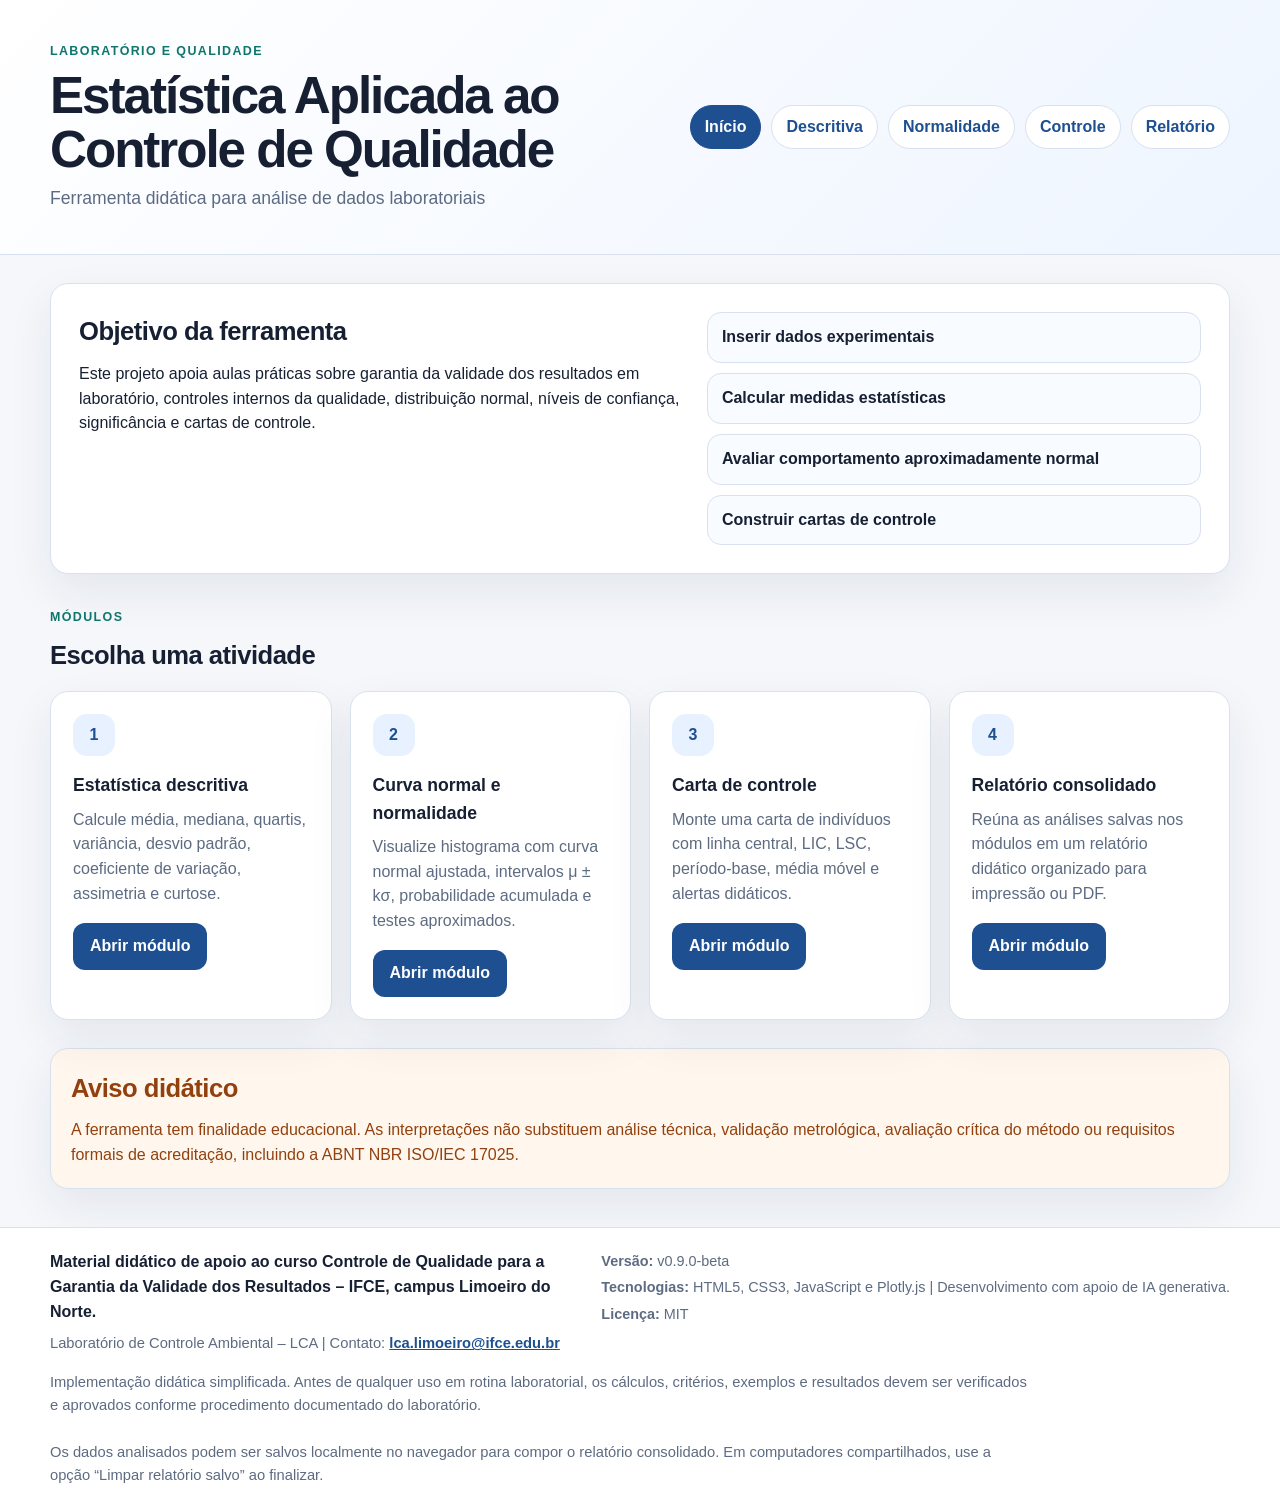
<file: index.html>
<!DOCTYPE html>
<!-- Estatística Aplicada ao Controle de Qualidade — © 2026 Heraldo Antunes — Licença MIT (ver LICENSE) -->
<html lang="pt-BR">
<head>
  <meta charset="UTF-8">
  <meta name="viewport" content="width=device-width, initial-scale=1.0">
  <title>Estatística Aplicada ao Controle de Qualidade</title>
  <link rel="stylesheet" href="assets/css/style.css">
</head>
<body>
  <header class="site-header">
    <div class="container header-grid">
      <div>
        <p class="eyebrow">Laboratório e qualidade</p>
        <h1>Estatística Aplicada ao Controle de Qualidade</h1>
        <p class="subtitle">Ferramenta didática para análise de dados laboratoriais</p>
      </div>
      <nav class="top-nav" aria-label="Navegação principal">
        <a href="index.html" class="active" aria-current="page">Início</a>
        <a href="descritiva.html">Descritiva</a>
        <a href="normalidade.html">Normalidade</a>
        <a href="controle.html">Controle</a>
        <a href="relatorio.html">Relatório</a>
      </nav>
    </div>
  </header>

  <main class="container">
    <section class="hero-card">
      <div>
        <h2>Objetivo da ferramenta</h2>
        <p>
          Este projeto apoia aulas práticas sobre garantia da validade dos resultados em laboratório,
          controles internos da qualidade, distribuição normal, níveis de confiança, significância e cartas de controle.
        </p>
      </div>
      <div class="feature-list" aria-label="Recursos principais">
        <span>Inserir dados experimentais</span>
        <span>Calcular medidas estatísticas</span>
        <span>Avaliar comportamento aproximadamente normal</span>
        <span>Construir cartas de controle</span>
      </div>
    </section>

    <section class="section-heading">
      <p class="eyebrow">Módulos</p>
      <h2>Escolha uma atividade</h2>
    </section>

    <section class="card-grid four-columns">
      <article class="nav-card">
        <div class="card-icon">1</div>
        <h3>Estatística descritiva</h3>
        <p>Calcule média, mediana, quartis, variância, desvio padrão, coeficiente de variação, assimetria e curtose.</p>
        <a class="button button-primary" href="descritiva.html">Abrir módulo</a>
      </article>

      <article class="nav-card">
        <div class="card-icon">2</div>
        <h3>Curva normal e normalidade</h3>
        <p>Visualize histograma com curva normal ajustada, intervalos μ ± kσ, probabilidade acumulada e testes aproximados.</p>
        <a class="button button-primary" href="normalidade.html">Abrir módulo</a>
      </article>

      <article class="nav-card">
        <div class="card-icon">3</div>
        <h3>Carta de controle</h3>
        <p>Monte uma carta de indivíduos com linha central, LIC, LSC, período-base, média móvel e alertas didáticos.</p>
        <a class="button button-primary" href="controle.html">Abrir módulo</a>
      </article>

      <article class="nav-card">
        <div class="card-icon">4</div>
        <h3>Relatório consolidado</h3>
        <p>Reúna as análises salvas nos módulos em um relatório didático organizado para impressão ou PDF.</p>
        <a class="button button-primary" href="relatorio.html">Abrir módulo</a>
      </article>
    </section>

    <section class="notice notice-warning">
      <h2>Aviso didático</h2>
      <p>
        A ferramenta tem finalidade educacional. As interpretações não substituem análise técnica, validação metrológica,
        avaliação crítica do método ou requisitos formais de acreditação, incluindo a ABNT NBR ISO/IEC 17025.
      </p>
    </section>
  </main>

  <footer class="site-footer">
    <div class="container footer-grid">
      <div>
        <p class="institutional-text">
          Material didático de apoio ao curso Controle de Qualidade para a Garantia da Validade dos Resultados – IFCE, campus Limoeiro do Norte.
        </p>
        <p class="footer-note">
          Laboratório de Controle Ambiental – LCA | Contato:
          <a href="mailto:lca.limoeiro@ifce.edu.br">lca.limoeiro@ifce.edu.br</a>
        </p>
      </div>

      <div class="footer-meta">
        <p><strong>Versão:</strong> v0.9.0-beta</p>
        <p><strong>Tecnologias:</strong> HTML5, CSS3, JavaScript e Plotly.js | Desenvolvimento com apoio de IA generativa.</p>
        <p><strong>Licença:</strong> MIT</p>
      </div>

      <p class="footer-note full-width">
        Implementação didática simplificada. Antes de qualquer uso em rotina laboratorial, os cálculos, critérios, exemplos e resultados devem ser verificados e aprovados conforme procedimento documentado do laboratório.
      </p>

      <p class="footer-note full-width">
        Os dados analisados podem ser salvos localmente no navegador para compor o relatório consolidado. Em computadores compartilhados, use a opção “Limpar relatório salvo” ao finalizar.
      </p>
    </div>
  </footer>
</body>
</html>
</file>
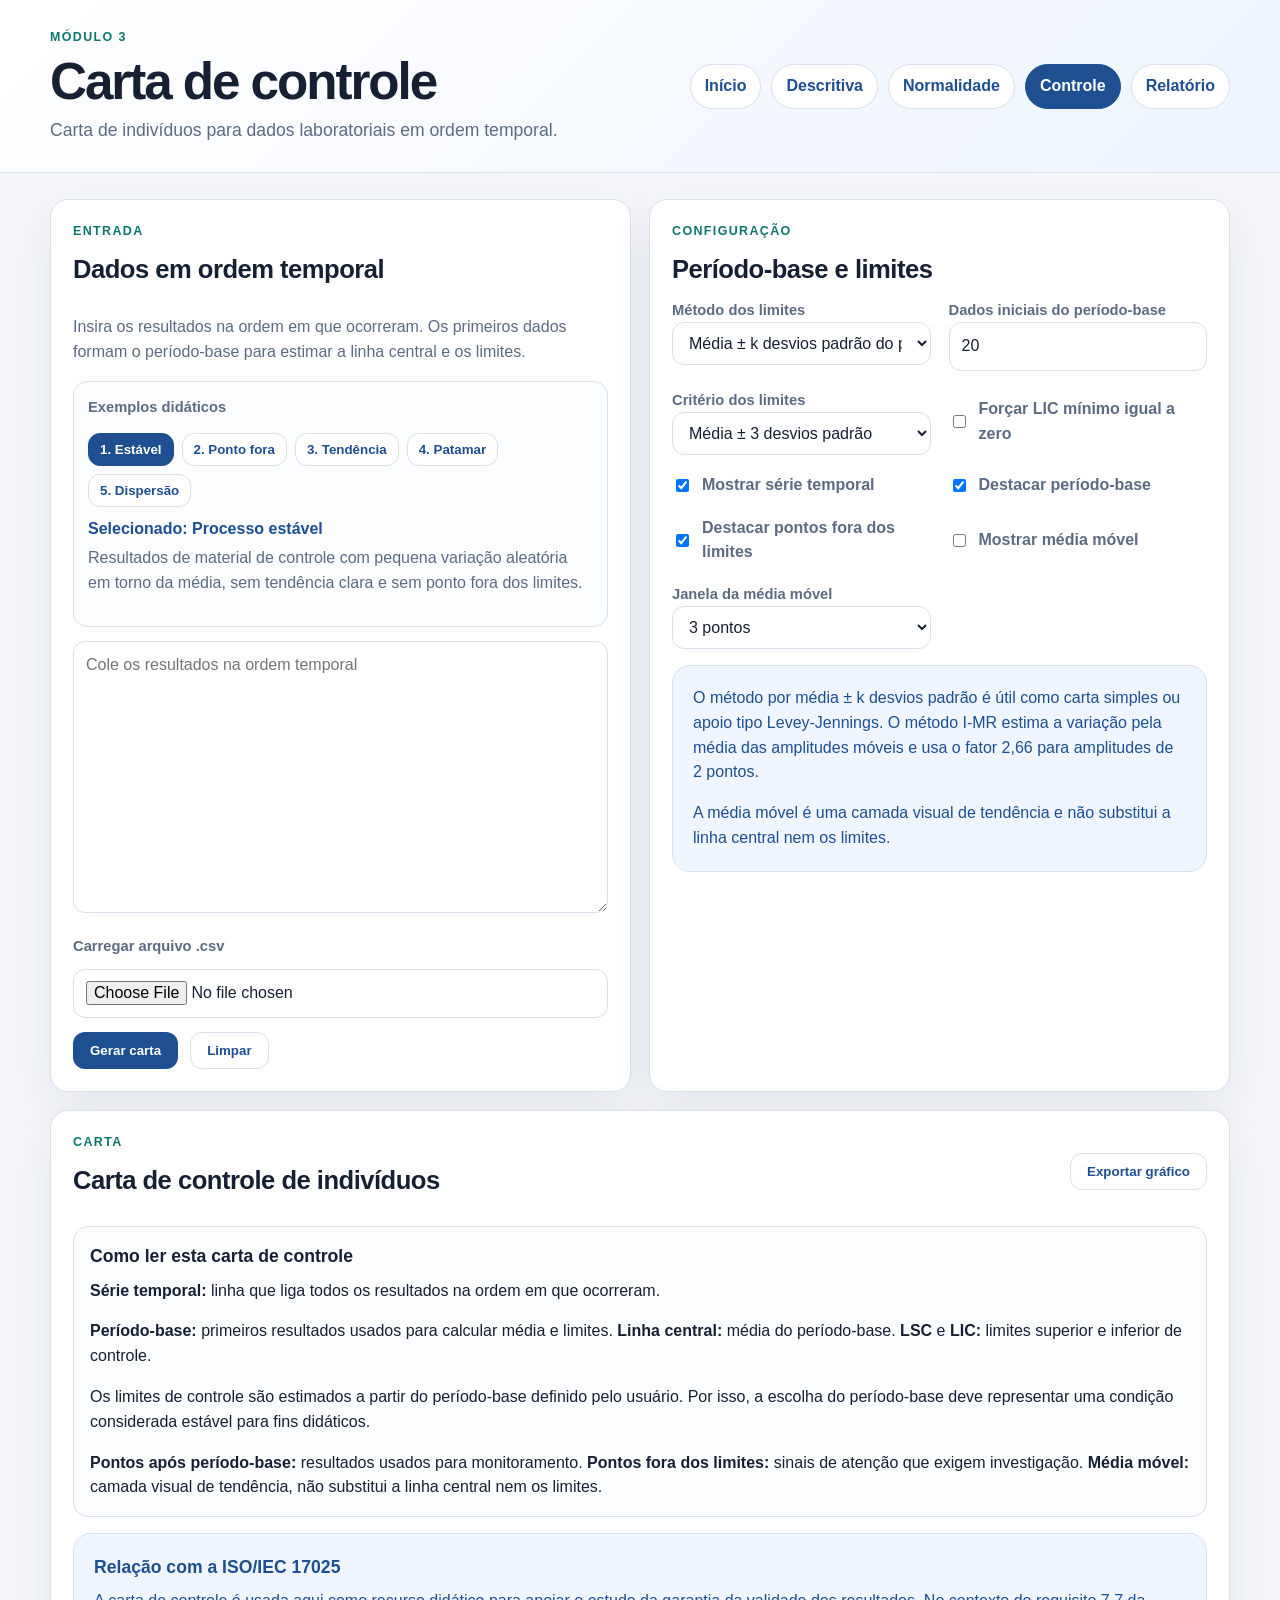
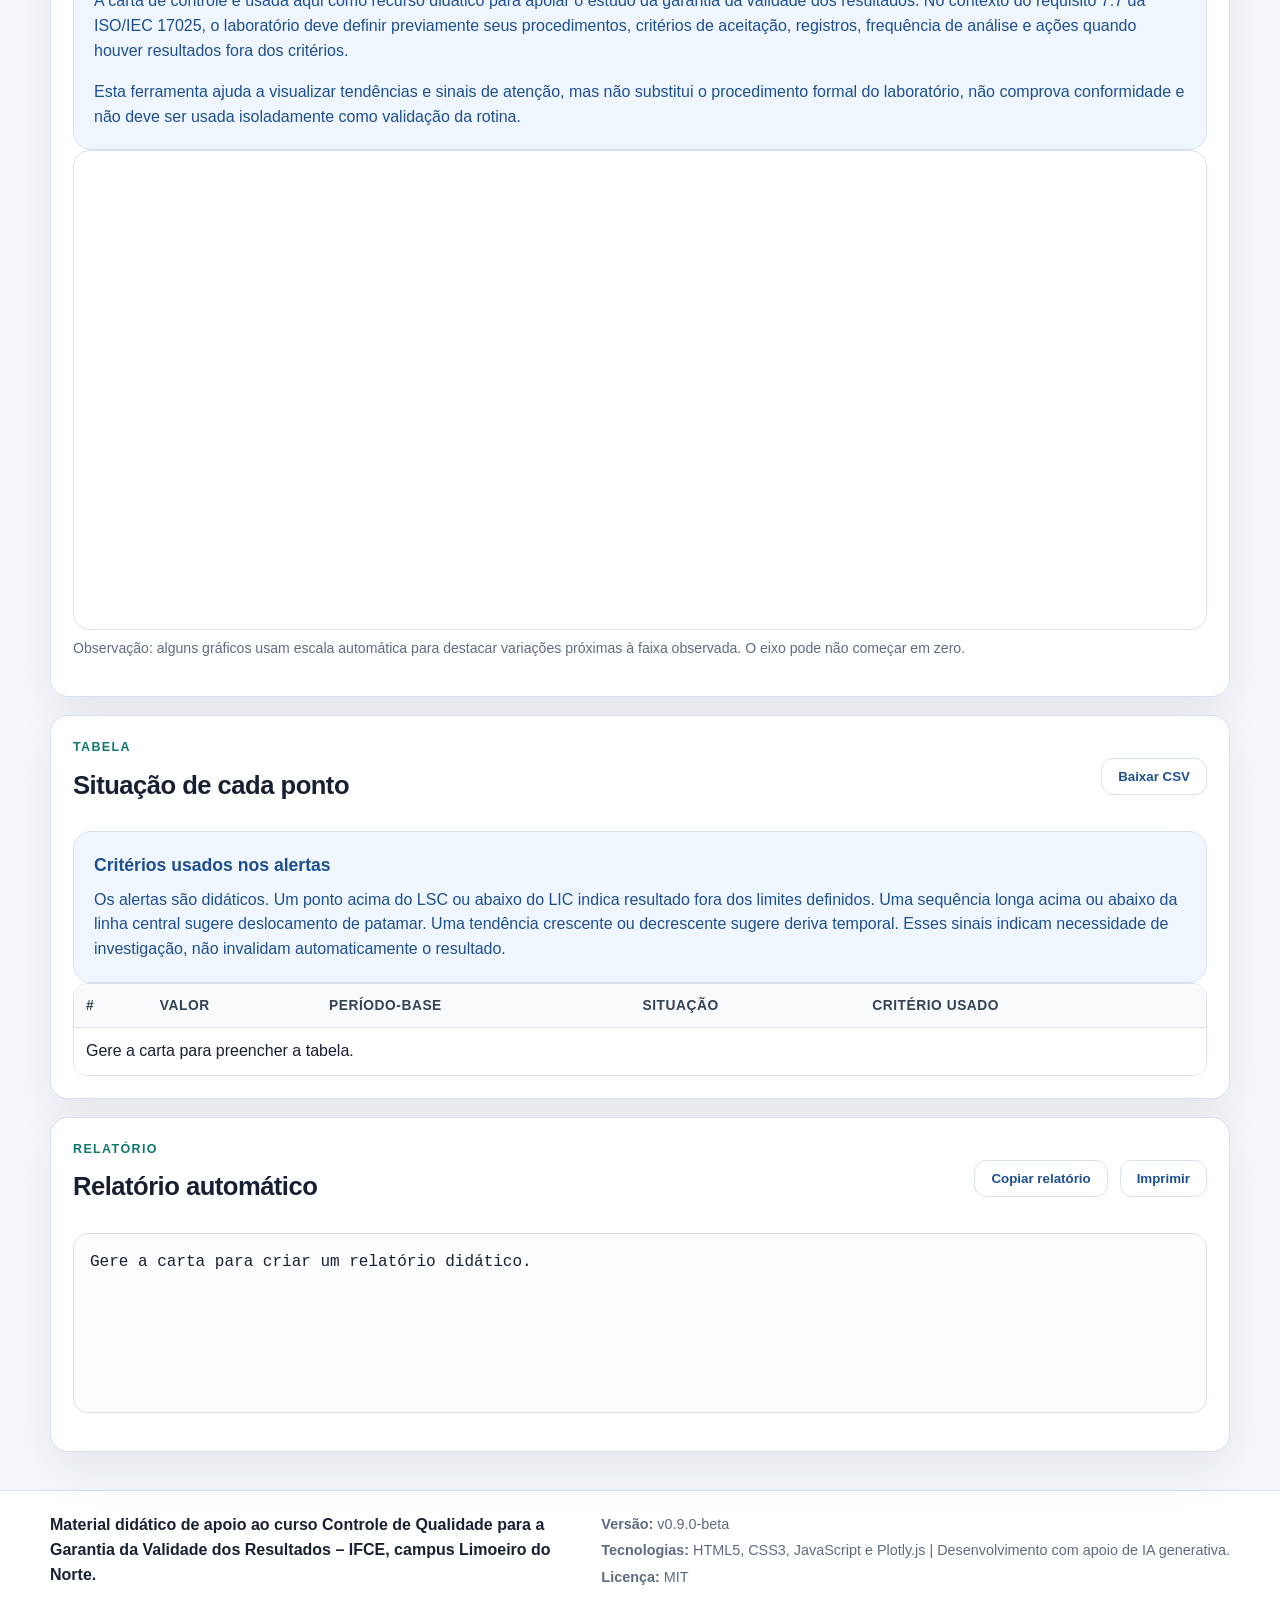
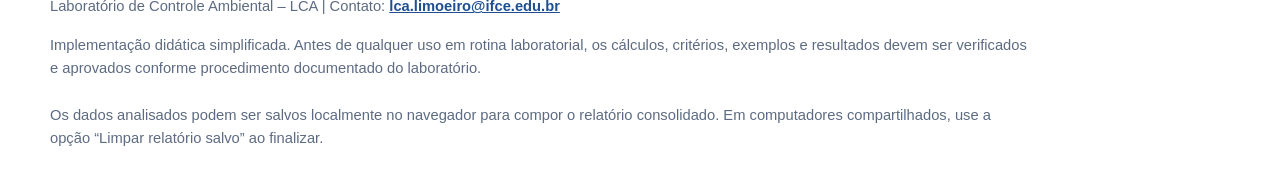
<file: controle.html>
<!DOCTYPE html>
<!-- Estatística Aplicada ao Controle de Qualidade — © 2026 Heraldo Antunes — Licença MIT (ver LICENSE) -->
<html lang="pt-BR">
<head>
  <meta charset="UTF-8">
  <meta name="viewport" content="width=device-width, initial-scale=1.0">
  <title>Carta de controle | Controle de Qualidade</title>
  <link rel="stylesheet" href="assets/css/style.css">
</head>
<body>
  <header class="site-header compact">
    <div class="container header-grid">
      <div>
        <p class="eyebrow">Módulo 3</p>
        <h1>Carta de controle</h1>
        <p class="subtitle">Carta de indivíduos para dados laboratoriais em ordem temporal.</p>
      </div>
      <nav class="top-nav" aria-label="Navegação principal">
        <a href="index.html">Início</a>
        <a href="descritiva.html">Descritiva</a>
        <a href="normalidade.html">Normalidade</a>
        <a href="controle.html" class="active" aria-current="page">Controle</a>
        <a href="relatorio.html">Relatório</a>
      </nav>
    </div>
  </header>

  <main class="container page-grid">
    <section class="card input-card">
      <div class="section-heading inline-heading">
        <div>
          <p class="eyebrow">Entrada</p>
          <h2>Dados em ordem temporal</h2>
        </div>
      </div>
      <p class="helper-text">Insira os resultados na ordem em que ocorreram. Os primeiros dados formam o período-base para estimar a linha central e os limites.</p>
      <div class="example-panel">
        <p class="field-label">Exemplos didáticos</p>
        <div id="example-buttons" class="example-buttons"></div>
        <p id="example-name" class="example-name"></p>
        <p id="example-description" class="helper-text"></p>
      </div>
      <textarea id="data-input" rows="10" placeholder="Cole os resultados na ordem temporal"></textarea>
      <div class="form-row">
        <label class="file-label" for="csv-file">Carregar arquivo .csv</label>
        <input id="csv-file" type="file" accept=".csv,text/csv,text/plain">
      </div>
      <div class="button-row">
        <button class="button button-primary" id="analyze-data" type="button">Gerar carta</button>
        <button class="button button-secondary" id="clear-data" type="button">Limpar</button>
      </div>
      <div id="parse-message" class="message" aria-live="polite"></div>
    </section>

    <section class="card">
      <p class="eyebrow">Configuração</p>
      <h2>Período-base e limites</h2>
      <div class="settings-grid">
        <label>
          <span class="field-label">Método dos limites</span>
          <select id="limit-method">
            <option value="sigma" selected>Média ± k desvios padrão do período-base</option>
            <option value="imr">Carta de indivíduos por amplitude móvel média, I-MR</option>
          </select>
        </label>
        <label>
          <span class="field-label">Dados iniciais do período-base</span>
          <input id="base-size" type="number" min="2" step="1" value="20">
        </label>
        <label>
          <span class="field-label">Critério dos limites</span>
          <select id="sigma-level">
            <option value="3" selected>Média ± 3 desvios padrão</option>
            <option value="2">Média ± 2 desvios padrão</option>
          </select>
        </label>
        <label class="checkbox-label">
          <input id="force-zero" type="checkbox">
          <span>Forçar LIC mínimo igual a zero</span>
        </label>
        <label class="checkbox-label">
          <input id="show-series" type="checkbox" checked>
          <span>Mostrar série temporal</span>
        </label>
        <label class="checkbox-label">
          <input id="show-base-highlight" type="checkbox" checked>
          <span>Destacar período-base</span>
        </label>
        <label class="checkbox-label">
          <input id="show-outside-points" type="checkbox" checked>
          <span>Destacar pontos fora dos limites</span>
        </label>
        <label class="checkbox-label">
          <input id="show-moving-average" type="checkbox">
          <span>Mostrar média móvel</span>
        </label>
        <label>
          <span class="field-label">Janela da média móvel</span>
          <select id="moving-average-window">
            <option value="3" selected>3 pontos</option>
            <option value="5">5 pontos</option>
            <option value="7">7 pontos</option>
          </select>
        </label>
      </div>
      <div class="notice notice-info compact-notice">
        <p>O método por média ± k desvios padrão é útil como carta simples ou apoio tipo Levey-Jennings. O método I-MR estima a variação pela média das amplitudes móveis e usa o fator 2,66 para amplitudes de 2 pontos.</p>
        <p>A média móvel é uma camada visual de tendência e não substitui a linha central nem os limites.</p>
      </div>
    </section>

    <section class="card full-width">
      <div class="section-heading inline-heading">
        <div>
          <p class="eyebrow">Carta</p>
          <h2>Carta de controle de indivíduos</h2>
        </div>
        <button class="button button-secondary" id="export-control-chart" type="button">Exportar gráfico</button>
      </div>
      <div class="interpretation-box compact-box">
        <h3>Como ler esta carta de controle</h3>
        <p><strong>Série temporal:</strong> linha que liga todos os resultados na ordem em que ocorreram.</p>
        <p><strong>Período-base:</strong> primeiros resultados usados para calcular média e limites. <strong>Linha central:</strong> média do período-base. <strong>LSC</strong> e <strong>LIC:</strong> limites superior e inferior de controle.</p>
        <p>Os limites de controle são estimados a partir do período-base definido pelo usuário. Por isso, a escolha do período-base deve representar uma condição considerada estável para fins didáticos.</p>
        <p><strong>Pontos após período-base:</strong> resultados usados para monitoramento. <strong>Pontos fora dos limites:</strong> sinais de atenção que exigem investigação. <strong>Média móvel:</strong> camada visual de tendência, não substitui a linha central nem os limites.</p>
      </div>
      <div class="notice notice-info compact-notice">
        <h3>Relação com a ISO/IEC 17025</h3>
        <p>A carta de controle é usada aqui como recurso didático para apoiar o estudo da garantia da validade dos resultados. No contexto do requisito 7.7 da ISO/IEC 17025, o laboratório deve definir previamente seus procedimentos, critérios de aceitação, registros, frequência de análise e ações quando houver resultados fora dos critérios.</p>
        <p>Esta ferramenta ajuda a visualizar tendências e sinais de atenção, mas não substitui o procedimento formal do laboratório, não comprova conformidade e não deve ser usada isoladamente como validação da rotina.</p>
      </div>
      <div id="control-chart" class="chart-box large-chart"></div>
      <p class="scale-note">Observação: alguns gráficos usam escala automática para destacar variações próximas à faixa observada. O eixo pode não começar em zero.</p>
    </section>

    <section class="card full-width">
      <div class="section-heading inline-heading">
        <div>
          <p class="eyebrow">Tabela</p>
          <h2>Situação de cada ponto</h2>
        </div>
        <button class="button button-secondary" id="download-table" type="button">Baixar CSV</button>
      </div>
      <div class="notice notice-info compact-notice">
        <h3>Critérios usados nos alertas</h3>
        <p>Os alertas são didáticos. Um ponto acima do LSC ou abaixo do LIC indica resultado fora dos limites definidos. Uma sequência longa acima ou abaixo da linha central sugere deslocamento de patamar. Uma tendência crescente ou decrescente sugere deriva temporal. Esses sinais indicam necessidade de investigação, não invalidam automaticamente o resultado.</p>
      </div>
      <div class="table-wrap">
        <table>
          <thead>
            <tr>
              <th>#</th>
              <th>Valor</th>
              <th>Período-base</th>
              <th>Situação</th>
              <th>Critério usado</th>
            </tr>
          </thead>
          <tbody id="control-table-body">
            <tr><td colspan="5">Gere a carta para preencher a tabela.</td></tr>
          </tbody>
        </table>
      </div>
    </section>

    <section class="card full-width">
      <div class="section-heading inline-heading">
        <div>
          <p class="eyebrow">Relatório</p>
          <h2>Relatório automático</h2>
        </div>
        <div class="button-row tight-row">
          <button class="button button-secondary" id="copy-report" type="button">Copiar relatório</button>
          <button class="button button-secondary" id="print-report" type="button">Imprimir</button>
        </div>
      </div>
      <pre id="control-report" class="report-box">Gere a carta para criar um relatório didático.</pre>
    </section>
  </main>

  <footer class="site-footer">
    <div class="container footer-grid">
      <div>
        <p class="institutional-text">
          Material didático de apoio ao curso Controle de Qualidade para a Garantia da Validade dos Resultados – IFCE, campus Limoeiro do Norte.
        </p>
        <p class="footer-note">
          Laboratório de Controle Ambiental – LCA | Contato:
          <a href="mailto:lca.limoeiro@ifce.edu.br">lca.limoeiro@ifce.edu.br</a>
        </p>
      </div>

      <div class="footer-meta">
        <p><strong>Versão:</strong> v0.9.0-beta</p>
        <p><strong>Tecnologias:</strong> HTML5, CSS3, JavaScript e Plotly.js | Desenvolvimento com apoio de IA generativa.</p>
        <p><strong>Licença:</strong> MIT</p>
      </div>

      <p class="footer-note full-width">
        Implementação didática simplificada. Antes de qualquer uso em rotina laboratorial, os cálculos, critérios, exemplos e resultados devem ser verificados e aprovados conforme procedimento documentado do laboratório.
      </p>

      <p class="footer-note full-width">
        Os dados analisados podem ser salvos localmente no navegador para compor o relatório consolidado. Em computadores compartilhados, use a opção “Limpar relatório salvo” ao finalizar.
      </p>
    </div>
  </footer>

  <script src="https://cdn.plot.ly/plotly-2.35.2.min.js"></script>
  <script src="assets/js/parser.js"></script>
  <script src="assets/js/estatistica.js"></script>
  <script src="assets/js/graficos.js"></script>
  <script src="assets/js/exemplos.js"></script>
  <script src="assets/js/controle.js"></script>
</body>
</html>
</file>
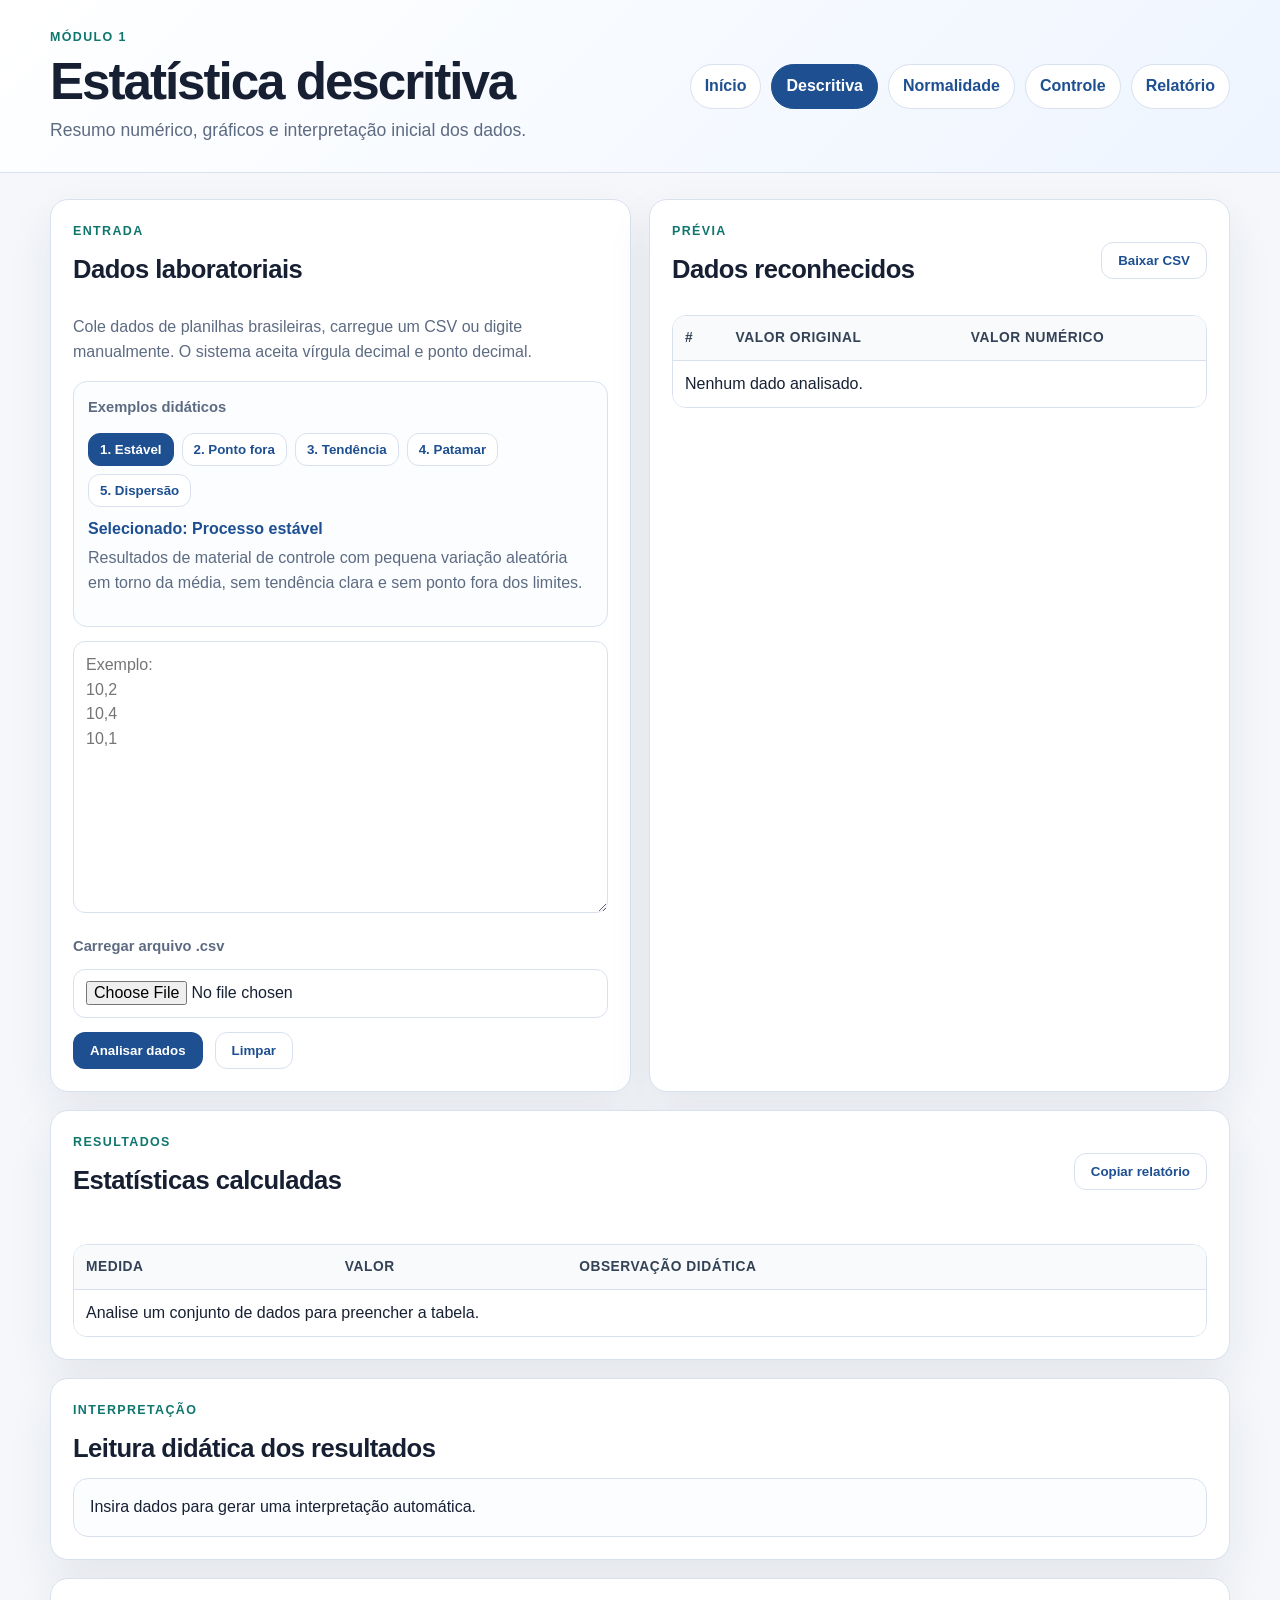
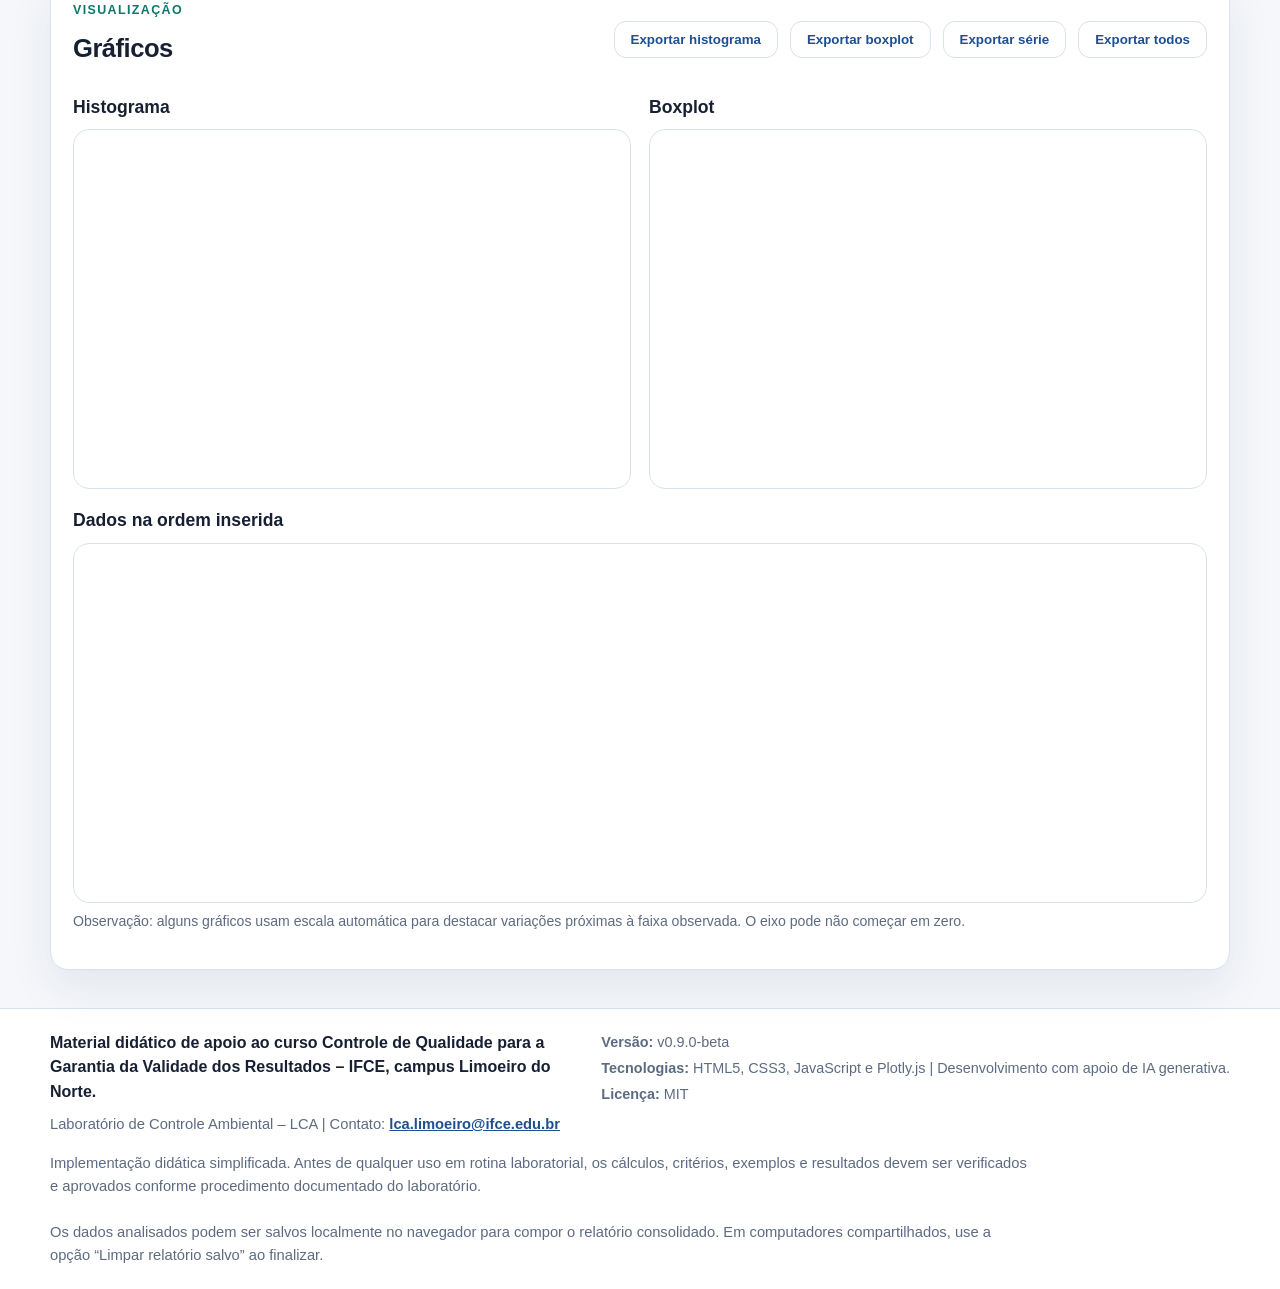
<file: descritiva.html>
<!DOCTYPE html>
<!-- Estatística Aplicada ao Controle de Qualidade — © 2026 Heraldo Antunes — Licença MIT (ver LICENSE) -->
<html lang="pt-BR">
<head>
  <meta charset="UTF-8">
  <meta name="viewport" content="width=device-width, initial-scale=1.0">
  <title>Estatística descritiva | Controle de Qualidade</title>
  <link rel="stylesheet" href="assets/css/style.css">
</head>
<body>
  <header class="site-header compact">
    <div class="container header-grid">
      <div>
        <p class="eyebrow">Módulo 1</p>
        <h1>Estatística descritiva</h1>
        <p class="subtitle">Resumo numérico, gráficos e interpretação inicial dos dados.</p>
      </div>
      <nav class="top-nav" aria-label="Navegação principal">
        <a href="index.html">Início</a>
        <a href="descritiva.html" class="active" aria-current="page">Descritiva</a>
        <a href="normalidade.html">Normalidade</a>
        <a href="controle.html">Controle</a>
        <a href="relatorio.html">Relatório</a>
      </nav>
    </div>
  </header>

  <main class="container page-grid">
    <section class="card input-card">
      <div class="section-heading inline-heading">
        <div>
          <p class="eyebrow">Entrada</p>
          <h2>Dados laboratoriais</h2>
        </div>
      </div>
      <p class="helper-text">
        Cole dados de planilhas brasileiras, carregue um CSV ou digite manualmente. O sistema aceita vírgula decimal e ponto decimal.
      </p>
      <div class="example-panel">
        <p class="field-label">Exemplos didáticos</p>
        <div id="example-buttons" class="example-buttons"></div>
        <p id="example-name" class="example-name"></p>
        <p id="example-description" class="helper-text"></p>
      </div>
      <textarea id="data-input" rows="10" placeholder="Exemplo:&#10;10,2&#10;10,4&#10;10,1"></textarea>
      <div class="form-row">
        <label class="file-label" for="csv-file">Carregar arquivo .csv</label>
        <input id="csv-file" type="file" accept=".csv,text/csv,text/plain">
      </div>
      <div class="button-row">
        <button class="button button-primary" id="analyze-data" type="button">Analisar dados</button>
        <button class="button button-secondary" id="clear-data" type="button">Limpar</button>
      </div>
      <div id="parse-message" class="message" aria-live="polite"></div>
    </section>

    <section class="card">
      <div class="section-heading inline-heading">
        <div>
          <p class="eyebrow">Prévia</p>
          <h2>Dados reconhecidos</h2>
        </div>
        <button class="button button-secondary" id="download-data" type="button">Baixar CSV</button>
      </div>
      <div class="table-wrap small-table">
        <table>
          <thead>
            <tr>
              <th>#</th>
              <th>Valor original</th>
              <th>Valor numérico</th>
            </tr>
          </thead>
          <tbody id="preview-body">
            <tr><td colspan="3">Nenhum dado analisado.</td></tr>
          </tbody>
        </table>
      </div>
    </section>

    <section class="card full-width">
      <div class="section-heading inline-heading">
        <div>
          <p class="eyebrow">Resultados</p>
          <h2>Estatísticas calculadas</h2>
        </div>
        <button class="button button-secondary" id="copy-results" type="button">Copiar relatório</button>
      </div>
        <div id="summary-cards" class="stat-grid summary-grid"></div>
      <div class="table-wrap">
        <table>
          <thead>
            <tr>
              <th>Medida</th>
              <th>Valor</th>
              <th>Observação didática</th>
            </tr>
          </thead>
          <tbody id="stats-body">
            <tr><td colspan="3">Analise um conjunto de dados para preencher a tabela.</td></tr>
          </tbody>
        </table>
      </div>
    </section>

    <section class="card full-width">
      <p class="eyebrow">Interpretação</p>
      <h2>Leitura didática dos resultados</h2>
      <div id="interpretation" class="interpretation-box">
        <p>Insira dados para gerar uma interpretação automática.</p>
      </div>
      <div id="boxplot-limits" class="notice notice-info compact-notice"></div>
    </section>

    <section class="card full-width">
      <div class="section-heading inline-heading">
        <div>
          <p class="eyebrow">Visualização</p>
          <h2>Gráficos</h2>
        </div>
        <div class="button-row tight-row">
          <button class="button button-secondary" id="export-histogram" type="button">Exportar histograma</button>
          <button class="button button-secondary" id="export-boxplot" type="button">Exportar boxplot</button>
          <button class="button button-secondary" id="export-line" type="button">Exportar série</button>
          <button class="button button-secondary" id="export-all-charts" type="button">Exportar todos</button>
        </div>
      </div>
      <div class="chart-grid">
        <div>
          <h3>Histograma</h3>
          <div id="histogram-chart" class="chart-box"></div>
        </div>
        <div>
          <h3>Boxplot</h3>
          <div id="boxplot-chart" class="chart-box"></div>
        </div>
        <div class="wide-chart">
          <h3>Dados na ordem inserida</h3>
          <div id="line-chart" class="chart-box"></div>
        </div>
      </div>
      <p class="scale-note">Observação: alguns gráficos usam escala automática para destacar variações próximas à faixa observada. O eixo pode não começar em zero.</p>
    </section>
  </main>

  <footer class="site-footer">
    <div class="container footer-grid">
      <div>
        <p class="institutional-text">
          Material didático de apoio ao curso Controle de Qualidade para a Garantia da Validade dos Resultados – IFCE, campus Limoeiro do Norte.
        </p>
        <p class="footer-note">
          Laboratório de Controle Ambiental – LCA | Contato:
          <a href="mailto:lca.limoeiro@ifce.edu.br">lca.limoeiro@ifce.edu.br</a>
        </p>
      </div>

      <div class="footer-meta">
        <p><strong>Versão:</strong> v0.9.0-beta</p>
        <p><strong>Tecnologias:</strong> HTML5, CSS3, JavaScript e Plotly.js | Desenvolvimento com apoio de IA generativa.</p>
        <p><strong>Licença:</strong> MIT</p>
      </div>

      <p class="footer-note full-width">
        Implementação didática simplificada. Antes de qualquer uso em rotina laboratorial, os cálculos, critérios, exemplos e resultados devem ser verificados e aprovados conforme procedimento documentado do laboratório.
      </p>

      <p class="footer-note full-width">
        Os dados analisados podem ser salvos localmente no navegador para compor o relatório consolidado. Em computadores compartilhados, use a opção “Limpar relatório salvo” ao finalizar.
      </p>
    </div>
  </footer>

  <script src="https://cdn.plot.ly/plotly-2.35.2.min.js"></script>
  <script src="assets/js/parser.js"></script>
  <script src="assets/js/estatistica.js"></script>
  <script src="assets/js/graficos.js"></script>
  <script src="assets/js/exemplos.js"></script>
  <script src="assets/js/descritiva.js"></script>
</body>
</html>
</file>
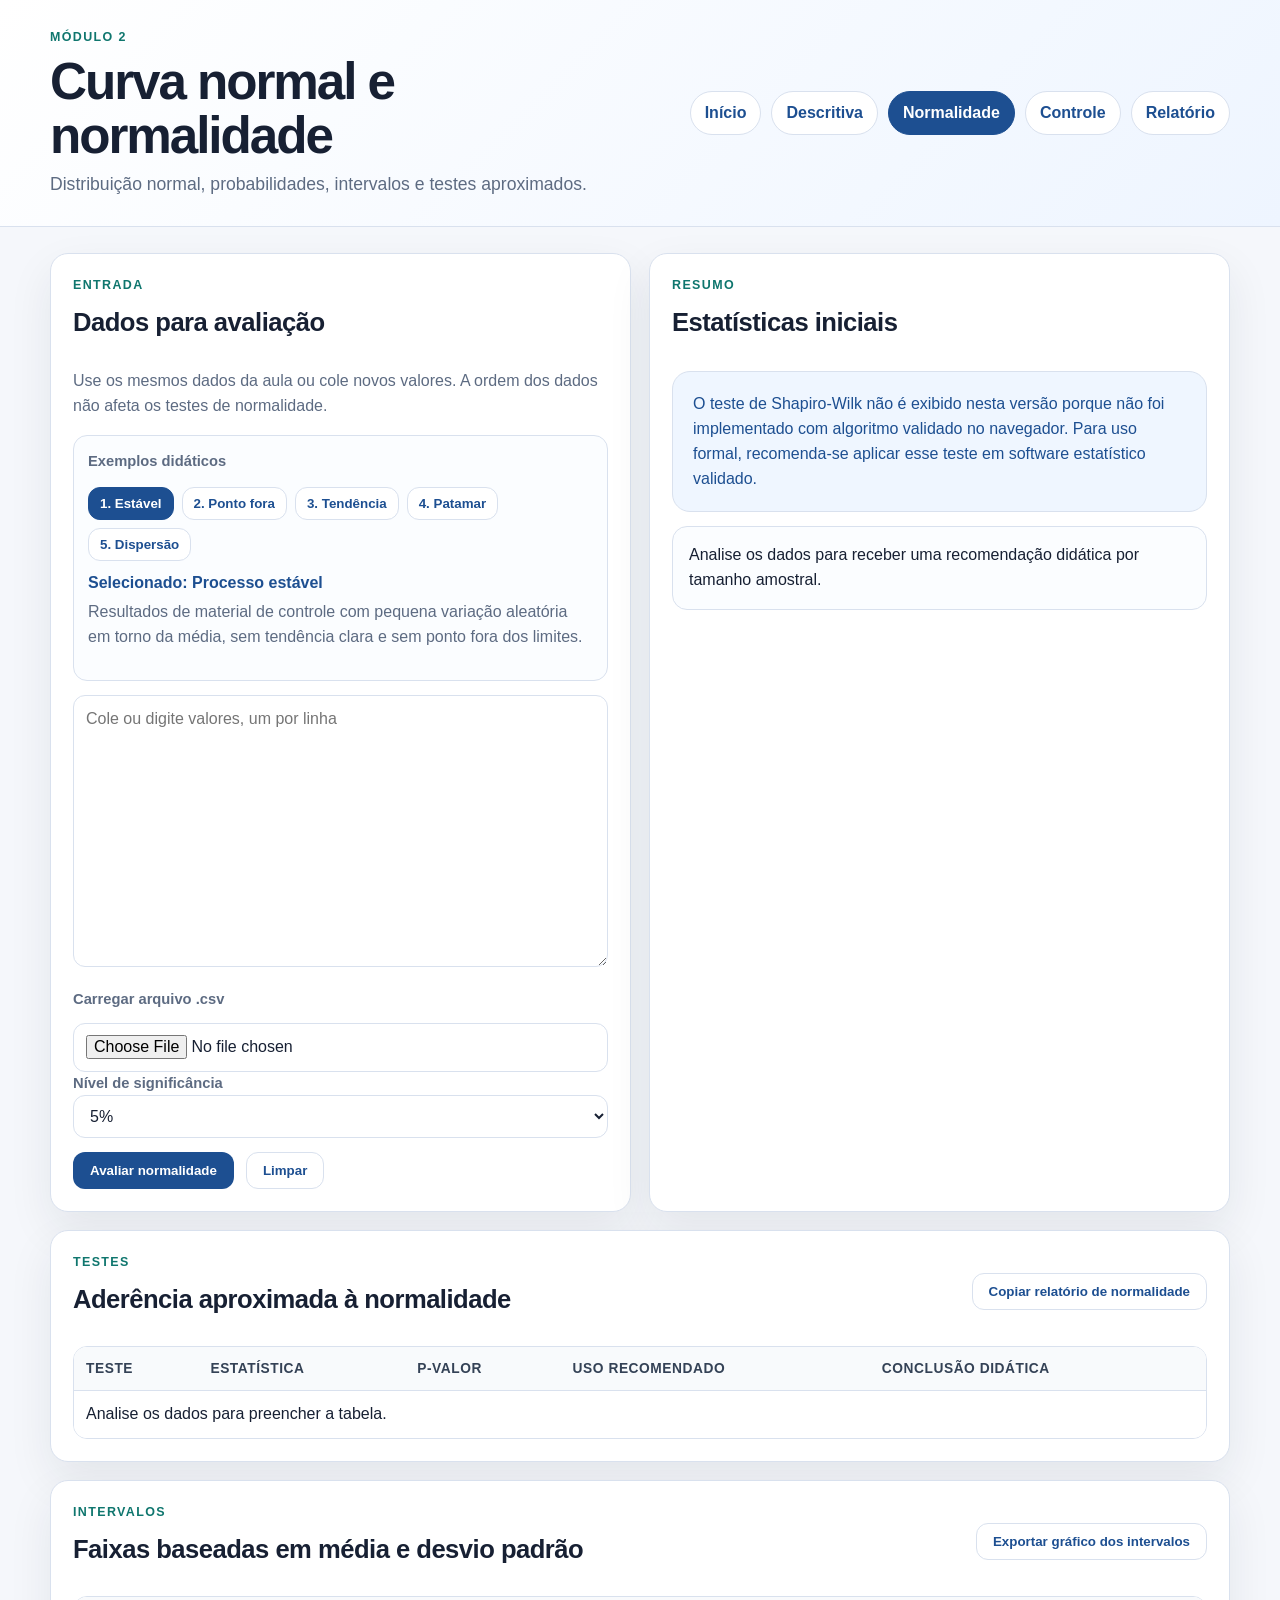
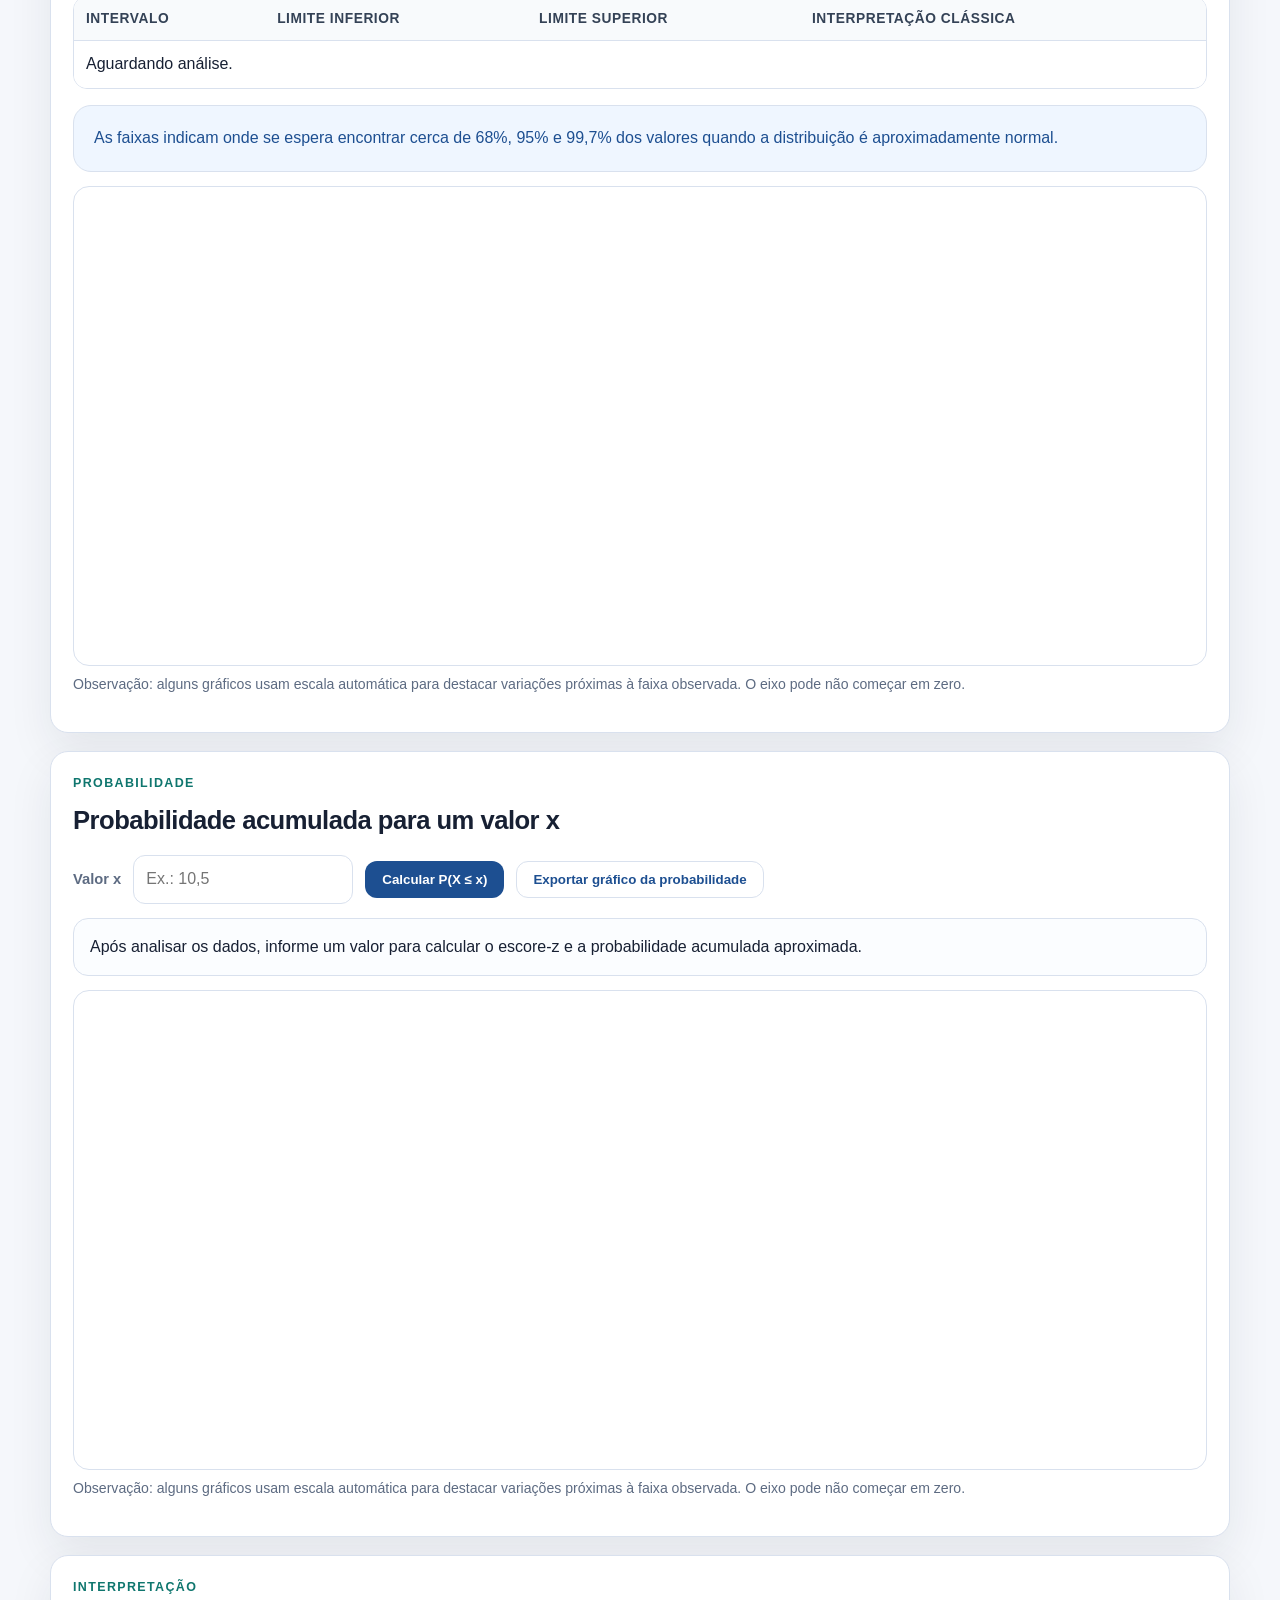
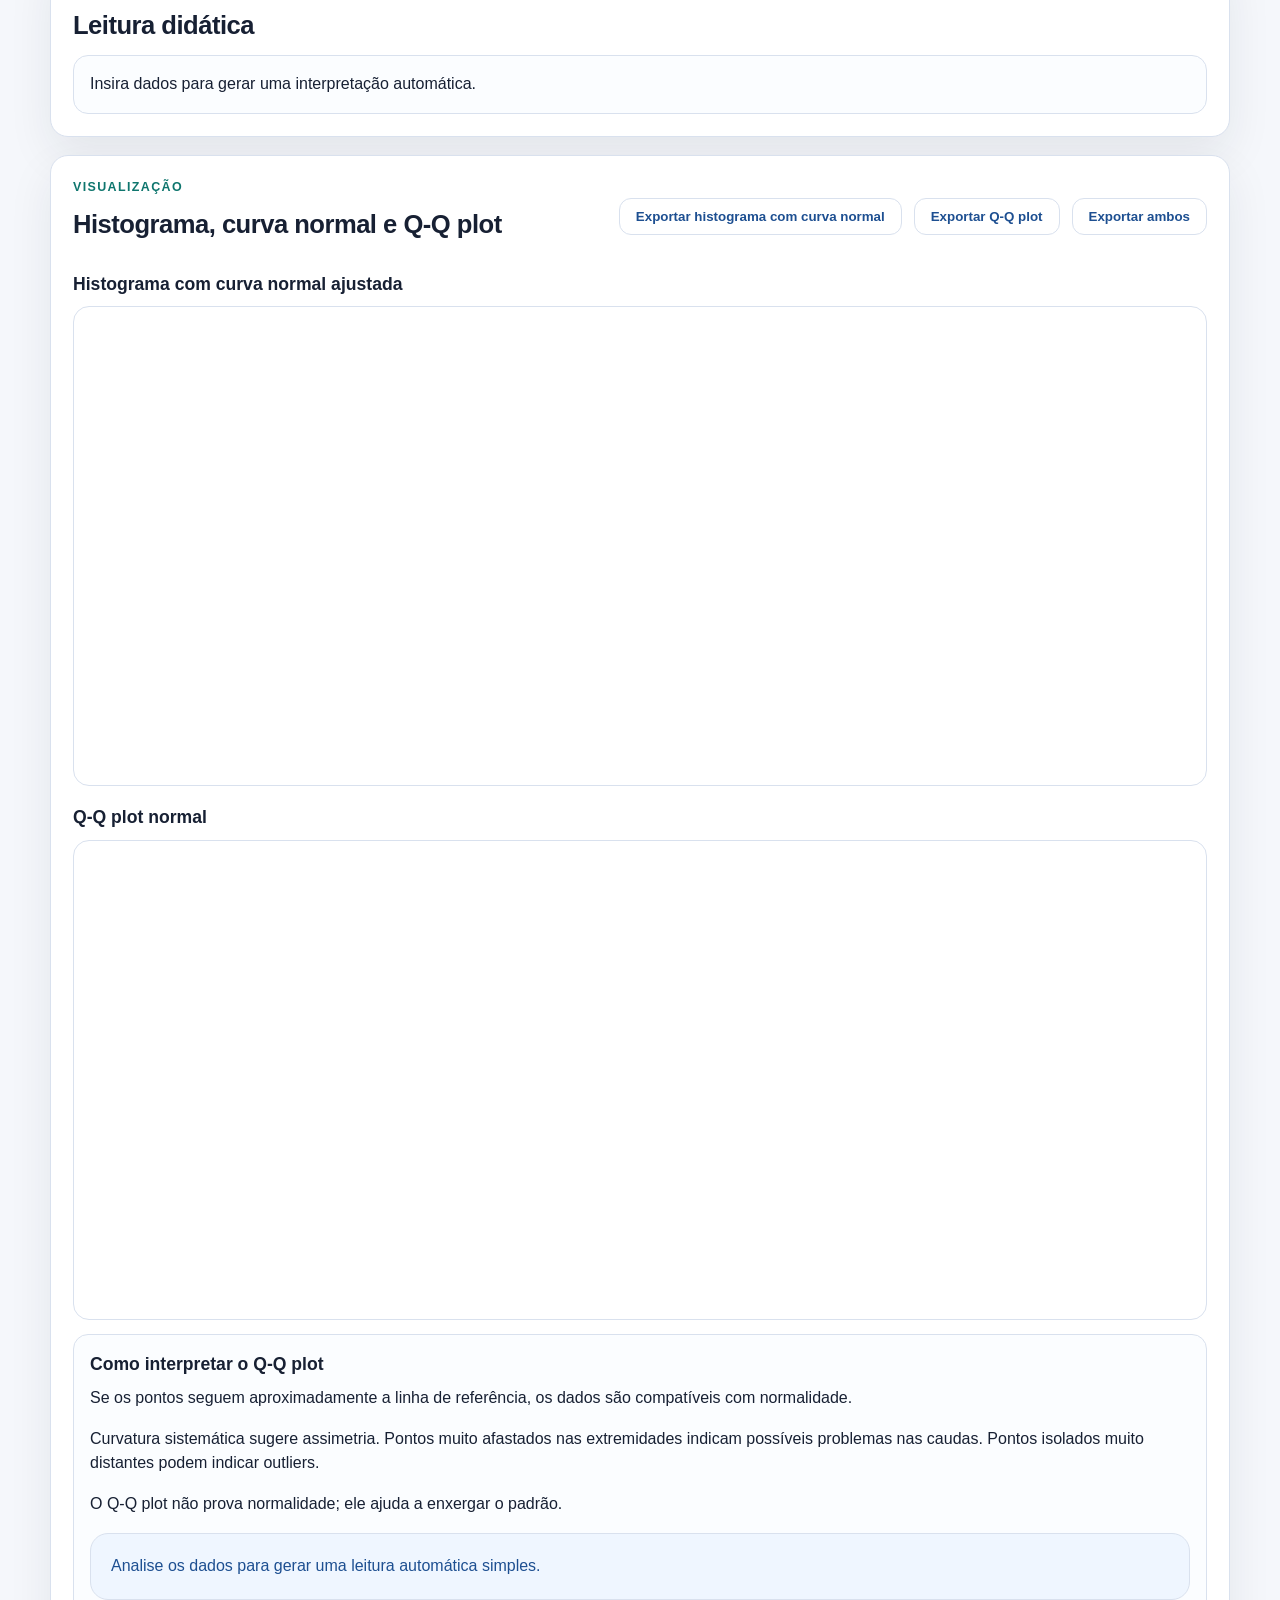
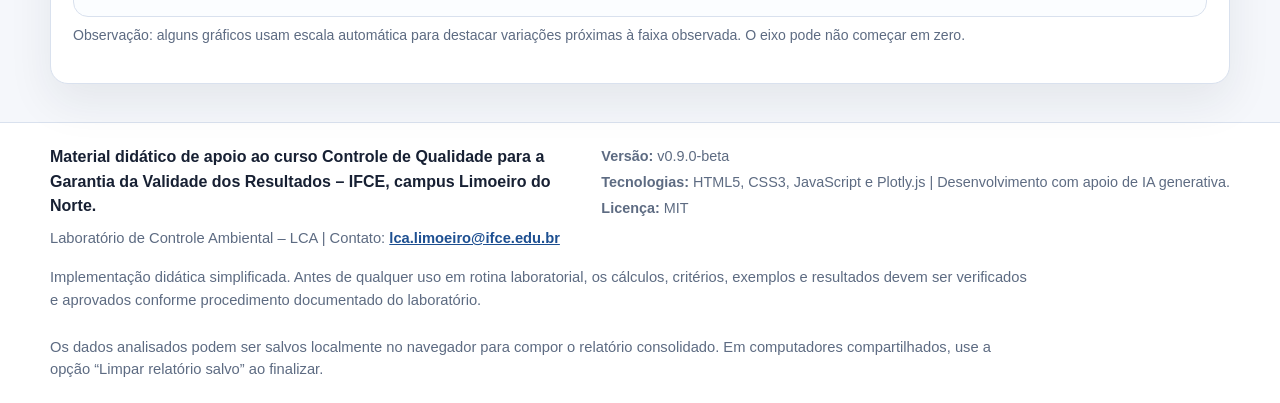
<file: normalidade.html>
<!DOCTYPE html>
<!-- Estatística Aplicada ao Controle de Qualidade — © 2026 Heraldo Antunes — Licença MIT (ver LICENSE) -->
<html lang="pt-BR">
<head>
  <meta charset="UTF-8">
  <meta name="viewport" content="width=device-width, initial-scale=1.0">
  <title>Normalidade e curva normal | Controle de Qualidade</title>
  <link rel="stylesheet" href="assets/css/style.css">
</head>
<body>
  <header class="site-header compact">
    <div class="container header-grid">
      <div>
        <p class="eyebrow">Módulo 2</p>
        <h1>Curva normal e normalidade</h1>
        <p class="subtitle">Distribuição normal, probabilidades, intervalos e testes aproximados.</p>
      </div>
      <nav class="top-nav" aria-label="Navegação principal">
        <a href="index.html">Início</a>
        <a href="descritiva.html">Descritiva</a>
        <a href="normalidade.html" class="active" aria-current="page">Normalidade</a>
        <a href="controle.html">Controle</a>
        <a href="relatorio.html">Relatório</a>
      </nav>
    </div>
  </header>

  <main class="container page-grid">
    <section class="card input-card">
      <div class="section-heading inline-heading">
        <div>
          <p class="eyebrow">Entrada</p>
          <h2>Dados para avaliação</h2>
        </div>
      </div>
      <p class="helper-text">Use os mesmos dados da aula ou cole novos valores. A ordem dos dados não afeta os testes de normalidade.</p>
      <div class="example-panel">
        <p class="field-label">Exemplos didáticos</p>
        <div id="example-buttons" class="example-buttons"></div>
        <p id="example-name" class="example-name"></p>
        <p id="example-description" class="helper-text"></p>
      </div>
      <textarea id="data-input" rows="10" placeholder="Cole ou digite valores, um por linha"></textarea>
      <div class="form-row">
        <label class="file-label" for="csv-file">Carregar arquivo .csv</label>
        <input id="csv-file" type="file" accept=".csv,text/csv,text/plain">
      </div>
      <label class="field-label" for="alpha-level">Nível de significância</label>
      <select id="alpha-level">
        <option value="0.10">10%</option>
        <option value="0.05" selected>5%</option>
        <option value="0.01">1%</option>
      </select>
      <div class="button-row">
        <button class="button button-primary" id="analyze-data" type="button">Avaliar normalidade</button>
        <button class="button button-secondary" id="clear-data" type="button">Limpar</button>
      </div>
      <div id="parse-message" class="message" aria-live="polite"></div>
    </section>

    <section class="card">
      <p class="eyebrow">Resumo</p>
      <h2>Estatísticas iniciais</h2>
      <div id="summary-cards" class="stat-grid compact-grid"></div>
      <div class="notice notice-info compact-notice">
        <p>
          O teste de Shapiro-Wilk não é exibido nesta versão porque não foi implementado com algoritmo validado no navegador. Para uso formal, recomenda-se aplicar esse teste em software estatístico validado.
        </p>
      </div>
      <div id="test-guidance" class="interpretation-box compact-box">
        <p>Analise os dados para receber uma recomendação didática por tamanho amostral.</p>
      </div>
    </section>

    <section class="card full-width">
      <div class="section-heading inline-heading">
        <div>
          <p class="eyebrow">Testes</p>
          <h2>Aderência aproximada à normalidade</h2>
        </div>
        <button class="button button-secondary" id="copy-results" type="button">Copiar relatório de normalidade</button>
      </div>
      <div class="table-wrap">
        <table>
          <thead>
            <tr>
              <th>Teste</th>
              <th>Estatística</th>
              <th>p-valor</th>
              <th>Uso recomendado</th>
              <th>Conclusão didática</th>
            </tr>
          </thead>
          <tbody id="tests-body">
            <tr><td colspan="5">Analise os dados para preencher a tabela.</td></tr>
          </tbody>
        </table>
      </div>
    </section>

    <section class="card full-width">
      <div class="section-heading inline-heading">
        <div>
          <p class="eyebrow">Intervalos</p>
          <h2>Faixas baseadas em média e desvio padrão</h2>
        </div>
        <button class="button button-secondary" id="export-intervals-chart" type="button">Exportar gráfico dos intervalos</button>
      </div>
      <div class="table-wrap">
        <table>
          <thead>
            <tr>
              <th>Intervalo</th>
              <th>Limite inferior</th>
              <th>Limite superior</th>
              <th>Interpretação clássica</th>
            </tr>
          </thead>
          <tbody id="intervals-body">
            <tr><td colspan="4">Aguardando análise.</td></tr>
          </tbody>
        </table>
      </div>
      <div class="notice notice-info compact-notice">
        <p>As faixas indicam onde se espera encontrar cerca de 68%, 95% e 99,7% dos valores quando a distribuição é aproximadamente normal.</p>
      </div>
      <div id="intervals-chart" class="chart-box large-chart compact-box"></div>
      <p class="scale-note">Observação: alguns gráficos usam escala automática para destacar variações próximas à faixa observada. O eixo pode não começar em zero.</p>
    </section>

    <section class="card full-width">
      <p class="eyebrow">Probabilidade</p>
      <h2>Probabilidade acumulada para um valor x</h2>
      <div class="probability-tool">
        <label class="field-label" for="x-value">Valor x</label>
        <input id="x-value" type="text" inputmode="decimal" placeholder="Ex.: 10,5">
        <button class="button button-primary" id="calculate-probability" type="button">Calcular P(X ≤ x)</button>
        <button class="button button-secondary" id="export-probability-chart" type="button">Exportar gráfico da probabilidade</button>
      </div>
      <div id="probability-result" class="interpretation-box compact-box">
        <p>Após analisar os dados, informe um valor para calcular o escore-z e a probabilidade acumulada aproximada.</p>
      </div>
      <div id="probability-chart" class="chart-box large-chart compact-box"></div>
      <p class="scale-note">Observação: alguns gráficos usam escala automática para destacar variações próximas à faixa observada. O eixo pode não começar em zero.</p>
    </section>

    <section class="card full-width">
      <p class="eyebrow">Interpretação</p>
      <h2>Leitura didática</h2>
      <div id="interpretation" class="interpretation-box">
        <p>Insira dados para gerar uma interpretação automática.</p>
      </div>
    </section>

    <section class="card full-width">
      <div class="section-heading inline-heading">
        <div>
          <p class="eyebrow">Visualização</p>
          <h2>Histograma, curva normal e Q-Q plot</h2>
        </div>
        <div class="button-row tight-row">
          <button class="button button-secondary" id="export-normal-chart" type="button">Exportar histograma com curva normal</button>
          <button class="button button-secondary" id="export-qq-chart" type="button">Exportar Q-Q plot</button>
          <button class="button button-secondary" id="export-normal-both" type="button">Exportar ambos</button>
        </div>
      </div>
      <div class="chart-grid">
        <div class="wide-chart">
          <h3>Histograma com curva normal ajustada</h3>
          <div id="normal-chart" class="chart-box large-chart"></div>
        </div>
        <div class="wide-chart">
          <h3>Q-Q plot normal</h3>
          <div id="qq-chart" class="chart-box large-chart"></div>
          <div class="interpretation-box compact-box">
            <h3>Como interpretar o Q-Q plot</h3>
            <p>Se os pontos seguem aproximadamente a linha de referência, os dados são compatíveis com normalidade.</p>
            <p>Curvatura sistemática sugere assimetria. Pontos muito afastados nas extremidades indicam possíveis problemas nas caudas. Pontos isolados muito distantes podem indicar outliers.</p>
            <p>O Q-Q plot não prova normalidade; ele ajuda a enxergar o padrão.</p>
            <div id="qq-auto-interpretation" class="notice notice-info compact-notice">
              <p>Analise os dados para gerar uma leitura automática simples.</p>
            </div>
          </div>
        </div>
      </div>
      <p class="scale-note">Observação: alguns gráficos usam escala automática para destacar variações próximas à faixa observada. O eixo pode não começar em zero.</p>
    </section>
  </main>

  <footer class="site-footer">
    <div class="container footer-grid">
      <div>
        <p class="institutional-text">
          Material didático de apoio ao curso Controle de Qualidade para a Garantia da Validade dos Resultados – IFCE, campus Limoeiro do Norte.
        </p>
        <p class="footer-note">
          Laboratório de Controle Ambiental – LCA | Contato:
          <a href="mailto:lca.limoeiro@ifce.edu.br">lca.limoeiro@ifce.edu.br</a>
        </p>
      </div>

      <div class="footer-meta">
        <p><strong>Versão:</strong> v0.9.0-beta</p>
        <p><strong>Tecnologias:</strong> HTML5, CSS3, JavaScript e Plotly.js | Desenvolvimento com apoio de IA generativa.</p>
        <p><strong>Licença:</strong> MIT</p>
      </div>

      <p class="footer-note full-width">
        Implementação didática simplificada. Antes de qualquer uso em rotina laboratorial, os cálculos, critérios, exemplos e resultados devem ser verificados e aprovados conforme procedimento documentado do laboratório.
      </p>

      <p class="footer-note full-width">
        Os dados analisados podem ser salvos localmente no navegador para compor o relatório consolidado. Em computadores compartilhados, use a opção “Limpar relatório salvo” ao finalizar.
      </p>
    </div>
  </footer>

  <script src="https://cdn.plot.ly/plotly-2.35.2.min.js"></script>
  <script src="assets/js/parser.js"></script>
  <script src="assets/js/estatistica.js"></script>
  <script src="assets/js/graficos.js"></script>
  <script src="assets/js/exemplos.js"></script>
  <script src="assets/js/normalidade.js"></script>
</body>
</html>
</file>
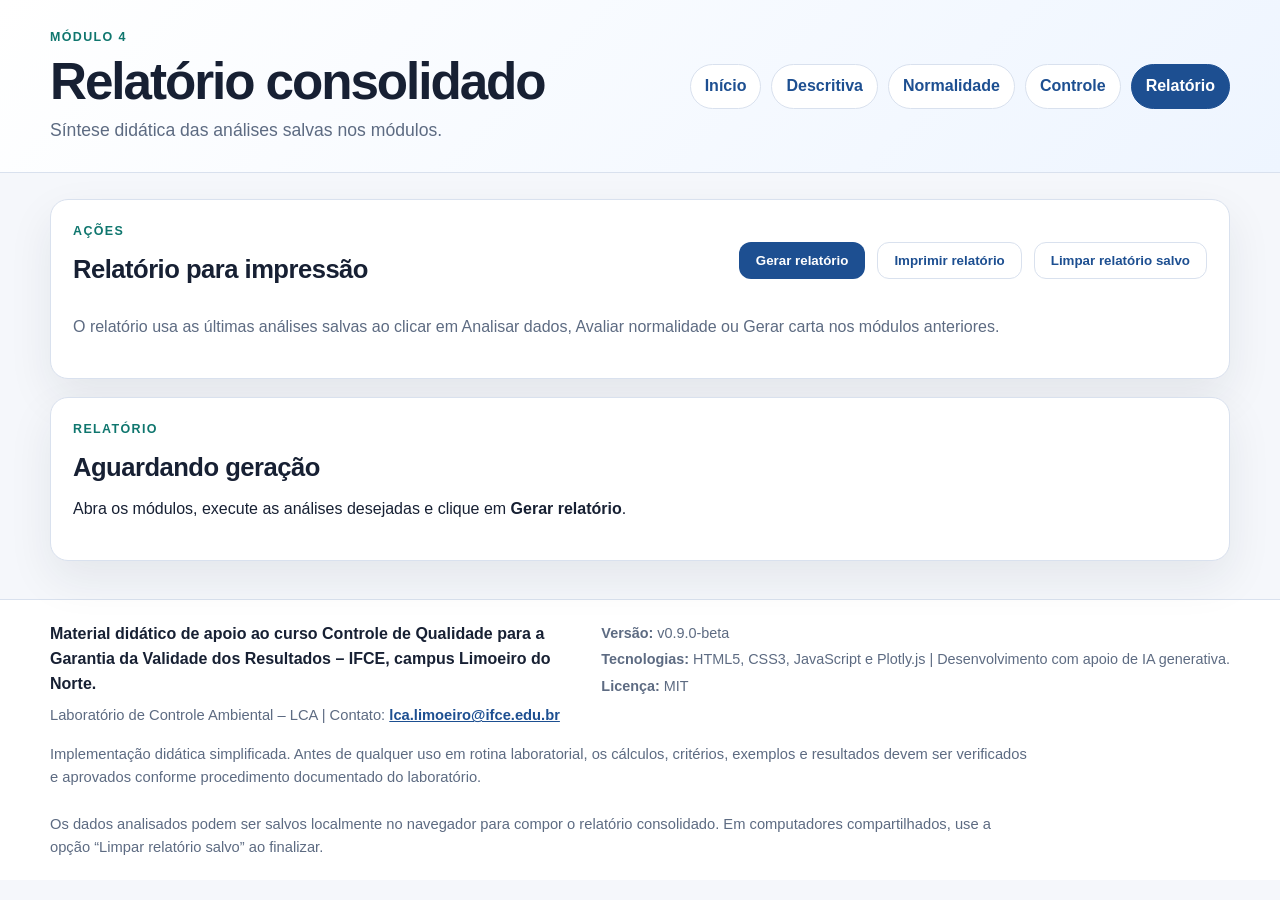
<file: relatorio.html>
<!DOCTYPE html>
<!-- Estatística Aplicada ao Controle de Qualidade — © 2026 Heraldo Antunes — Licença MIT (ver LICENSE) -->
<html lang="pt-BR">
<head>
  <meta charset="UTF-8">
  <meta name="viewport" content="width=device-width, initial-scale=1.0">
  <title>Relatório consolidado | Controle de Qualidade</title>
  <link rel="stylesheet" href="assets/css/style.css">
</head>
<body>
  <header class="site-header compact">
    <div class="container header-grid">
      <div>
        <p class="eyebrow">Módulo 4</p>
        <h1>Relatório consolidado</h1>
        <p class="subtitle">Síntese didática das análises salvas nos módulos.</p>
      </div>
      <nav class="top-nav" aria-label="Navegação principal">
        <a href="index.html">Início</a>
        <a href="descritiva.html">Descritiva</a>
        <a href="normalidade.html">Normalidade</a>
        <a href="controle.html">Controle</a>
        <a href="relatorio.html" class="active" aria-current="page">Relatório</a>
      </nav>
    </div>
  </header>

  <main class="container page-grid">
    <section class="card input-card full-width">
      <div class="section-heading inline-heading">
        <div>
          <p class="eyebrow">Ações</p>
          <h2>Relatório para impressão</h2>
        </div>
        <div class="button-row tight-row">
          <button class="button button-primary" id="generate-report" type="button">Gerar relatório</button>
          <button class="button button-secondary" id="print-report" type="button">Imprimir relatório</button>
          <button class="button button-secondary" id="clear-saved-report" type="button">Limpar relatório salvo</button>
        </div>
      </div>
      <p class="helper-text">O relatório usa as últimas análises salvas ao clicar em Analisar dados, Avaliar normalidade ou Gerar carta nos módulos anteriores.</p>
      <div id="report-message" class="message" aria-live="polite"></div>
    </section>

    <section id="report-content" class="full-width">
      <section class="card full-width">
        <p class="eyebrow">Relatório</p>
        <h2>Aguardando geração</h2>
        <p>Abra os módulos, execute as análises desejadas e clique em <strong>Gerar relatório</strong>.</p>
      </section>
    </section>
  </main>

  <footer class="site-footer">
    <div class="container footer-grid">
      <div>
        <p class="institutional-text">
          Material didático de apoio ao curso Controle de Qualidade para a Garantia da Validade dos Resultados – IFCE, campus Limoeiro do Norte.
        </p>
        <p class="footer-note">
          Laboratório de Controle Ambiental – LCA | Contato:
          <a href="mailto:lca.limoeiro@ifce.edu.br">lca.limoeiro@ifce.edu.br</a>
        </p>
      </div>

      <div class="footer-meta">
        <p><strong>Versão:</strong> v0.9.0-beta</p>
        <p><strong>Tecnologias:</strong> HTML5, CSS3, JavaScript e Plotly.js | Desenvolvimento com apoio de IA generativa.</p>
        <p><strong>Licença:</strong> MIT</p>
      </div>

      <p class="footer-note full-width">
        Implementação didática simplificada. Antes de qualquer uso em rotina laboratorial, os cálculos, critérios, exemplos e resultados devem ser verificados e aprovados conforme procedimento documentado do laboratório.
      </p>

      <p class="footer-note full-width">
        Os dados analisados podem ser salvos localmente no navegador para compor o relatório consolidado. Em computadores compartilhados, use a opção “Limpar relatório salvo” ao finalizar.
      </p>
    </div>
  </footer>

  <script src="https://cdn.plot.ly/plotly-2.35.2.min.js"></script>
  <script src="assets/js/parser.js"></script>
  <script src="assets/js/estatistica.js"></script>
  <script src="assets/js/graficos.js"></script>
  <script src="assets/js/relatorio.js"></script>
</body>
</html>
</file>
<file: assets/css/style.css>
/* Estatística Aplicada ao Controle de Qualidade — © 2026 Heraldo Antunes — Licença MIT (ver LICENSE) */
:root {
  --bg: #f5f7fb;
  --card: #ffffff;
  --text: #172033;
  --muted: #5d6b82;
  --line: #d9e1ee;
  --primary: #1d4f91;
  --primary-dark: #153d70;
  --primary-soft: #e8f1ff;
  --accent: #0f766e;
  --warning: #92400e;
  --warning-bg: #fff7ed;
  --info-bg: #eff6ff;
  --danger: #b91c1c;
  --danger-bg: #fff1f2;
  --shadow: 0 18px 45px rgba(23, 32, 51, 0.08);
  --radius: 18px;
}

* {
  box-sizing: border-box;
}

body {
  margin: 0;
  background: var(--bg);
  color: var(--text);
  font-family: Arial, Helvetica, sans-serif;
  line-height: 1.55;
}

a {
  color: inherit;
}

.container {
  width: min(1180px, calc(100% - 32px));
  margin: 0 auto;
}

.site-header {
  background: linear-gradient(135deg, #ffffff 0%, #eef5ff 100%);
  border-bottom: 1px solid var(--line);
  padding: 42px 0;
}

.site-header.compact {
  padding: 28px 0;
}

.header-grid {
  display: grid;
  grid-template-columns: 1fr auto;
  gap: 24px;
  align-items: center;
}

.top-nav {
  display: flex;
  gap: 10px;
  flex-wrap: wrap;
  justify-content: flex-end;
}

.top-nav a {
  border: 1px solid var(--line);
  border-radius: 999px;
  background: #fff;
  color: var(--primary);
  font-weight: 700;
  padding: 9px 14px;
  text-decoration: none;
}

.top-nav a.active,
.top-nav a[aria-current="page"] {
  background: var(--primary);
  color: #fff;
  border-color: var(--primary);
}

.top-nav a.active:hover,
.top-nav a[aria-current="page"]:hover {
  background: var(--primary-dark);
  color: #fff;
}

.top-nav a:hover,
.button:hover {
  transform: translateY(-1px);
}

h1,
h2,
h3,
p {
  margin-top: 0;
}

h1 {
  margin-bottom: 8px;
  font-size: clamp(2rem, 4vw, 3.4rem);
  letter-spacing: -0.04em;
  line-height: 1.05;
}

h2 {
  margin-bottom: 10px;
  font-size: clamp(1.35rem, 2vw, 1.9rem);
  letter-spacing: -0.02em;
}

h3 {
  margin-bottom: 8px;
  font-size: 1.1rem;
}

.subtitle {
  margin-bottom: 0;
  color: var(--muted);
  font-size: 1.1rem;
}

.eyebrow {
  margin-bottom: 8px;
  color: var(--accent);
  font-size: 0.78rem;
  font-weight: 800;
  letter-spacing: 0.11em;
  text-transform: uppercase;
}

.hero-card,
.card,
.nav-card,
.notice {
  background: var(--card);
  border: 1px solid var(--line);
  border-radius: var(--radius);
  box-shadow: var(--shadow);
}

.hero-card {
  display: grid;
  grid-template-columns: 1.1fr 0.9fr;
  gap: 24px;
  margin-top: 28px;
  padding: 28px;
}

.feature-list {
  display: grid;
  gap: 10px;
}

.feature-list span {
  border: 1px solid var(--line);
  border-radius: 14px;
  background: #f8fbff;
  padding: 12px 14px;
  font-weight: 700;
}

.section-heading {
  margin: 34px 0 16px;
}

.inline-heading {
  display: flex;
  align-items: center;
  justify-content: space-between;
  gap: 16px;
  margin: 0 0 16px;
}

.card-grid,
.page-grid,
.chart-grid,
.stat-grid,
.settings-grid {
  display: grid;
  gap: 18px;
}

.three-columns {
  grid-template-columns: repeat(3, minmax(0, 1fr));
}

.four-columns {
  grid-template-columns: repeat(4, minmax(0, 1fr));
}

.nav-card,
.card {
  padding: 22px;
}

.nav-card p {
  color: var(--muted);
}

.card-icon {
  display: grid;
  width: 42px;
  height: 42px;
  margin-bottom: 16px;
  place-items: center;
  border-radius: 14px;
  background: var(--primary-soft);
  color: var(--primary);
  font-weight: 800;
}

.page-grid {
  grid-template-columns: 1fr 1fr;
  margin-top: 26px;
}

.full-width {
  grid-column: 1 / -1;
}

textarea,
input,
select {
  width: 100%;
  border: 1px solid var(--line);
  border-radius: 12px;
  background: #fff;
  color: var(--text);
  font: inherit;
  padding: 11px 12px;
}

textarea {
  min-height: 210px;
  resize: vertical;
}

input:focus,
select:focus,
textarea:focus {
  outline: 3px solid rgba(29, 79, 145, 0.14);
  border-color: var(--primary);
}

.helper-text {
  color: var(--muted);
}

.form-row,
.button-row,
.probability-tool {
  display: flex;
  gap: 12px;
  align-items: center;
  flex-wrap: wrap;
  margin-top: 14px;
}

.tight-row {
  margin-top: 0;
}

.file-label,
.field-label {
  display: block;
  color: var(--muted);
  font-size: 0.92rem;
  font-weight: 700;
}

.file-label {
  min-width: 160px;
}

.button {
  display: inline-flex;
  align-items: center;
  justify-content: center;
  border: 1px solid transparent;
  border-radius: 12px;
  cursor: pointer;
  font-weight: 800;
  padding: 10px 16px;
  text-decoration: none;
  transition: transform 0.15s ease, background 0.15s ease;
}

.button-primary {
  background: var(--primary);
  color: #fff;
}

.button-primary:hover {
  background: var(--primary-dark);
}

.button-secondary {
  border-color: var(--line);
  background: #fff;
  color: var(--primary);
}

.message {
  margin-top: 14px;
}

.message:empty {
  display: none;
}

.message-success,
.message-warning,
.message-danger,
.message-info {
  border-radius: 12px;
  padding: 12px 14px;
}

.message-success {
  background: #ecfdf5;
  color: #065f46;
}

.message-warning {
  background: var(--warning-bg);
  color: var(--warning);
}

.message-danger {
  background: var(--danger-bg);
  color: var(--danger);
}

.message-info {
  background: var(--info-bg);
  color: var(--primary);
}

.stat-grid {
  grid-template-columns: repeat(4, minmax(0, 1fr));
  margin-bottom: 18px;
}

.summary-grid {
  grid-template-columns: repeat(6, minmax(0, 1fr));
}

.compact-grid {
  grid-template-columns: repeat(2, minmax(0, 1fr));
}

.stat-card {
  border: 1px solid var(--line);
  border-radius: 15px;
  background: #fbfdff;
  padding: 14px;
}

.stat-card span {
  display: block;
  color: var(--muted);
  font-size: 0.82rem;
  font-weight: 700;
}

.stat-card strong {
  display: block;
  margin-top: 4px;
  font-size: 1.35rem;
}

.table-wrap {
  width: 100%;
  overflow-x: auto;
  border: 1px solid var(--line);
  border-radius: 14px;
}

table {
  width: 100%;
  border-collapse: collapse;
  background: #fff;
}

th,
td {
  border-bottom: 1px solid var(--line);
  padding: 11px 12px;
  text-align: left;
  vertical-align: top;
}

th {
  background: #f8fafc;
  color: #344256;
  font-size: 0.86rem;
  text-transform: uppercase;
  letter-spacing: 0.04em;
}

tbody tr:last-child td {
  border-bottom: 0;
}

.small-table {
  max-height: 420px;
  overflow-y: auto;
}

.interpretation-box,
.report-box {
  border: 1px solid var(--line);
  border-radius: 15px;
  background: #fbfdff;
  padding: 16px;
}

.interpretation-box p:last-child,
.notice p:last-child {
  margin-bottom: 0;
}

.compact-box {
  margin-top: 14px;
}

.notice {
  margin: 28px 0;
  padding: 20px;
}

.compact-notice {
  margin: 16px 0 0;
  box-shadow: none;
}

.compact-notice:empty {
  display: none;
}

.notice-warning {
  background: var(--warning-bg);
  color: var(--warning);
}

.notice-info {
  background: var(--info-bg);
  color: var(--primary);
}

.chart-grid {
  grid-template-columns: repeat(2, minmax(0, 1fr));
}

.wide-chart {
  grid-column: 1 / -1;
}

.chart-box {
  min-height: 360px;
  border: 1px solid var(--line);
  border-radius: 16px;
  background: #fff;
  overflow: hidden;
}

.large-chart {
  min-height: 480px;
}

.settings-grid {
  grid-template-columns: repeat(2, minmax(0, 1fr));
}

.checkbox-label {
  display: flex;
  align-items: center;
  gap: 10px;
  color: var(--muted);
  font-weight: 700;
}

.checkbox-label input {
  width: auto;
}

.probability-tool input {
  max-width: 220px;
}

.example-panel {
  margin: 14px 0;
  border: 1px solid var(--line);
  border-radius: 14px;
  background: #fbfdff;
  padding: 14px;
}

.example-buttons {
  display: flex;
  flex-wrap: wrap;
  gap: 8px;
  margin: 8px 0 10px;
}

.example-button {
  padding: 8px 11px;
}

.example-button-active,
.example-button-active:hover {
  border-color: var(--primary);
  background: var(--primary);
  color: #fff;
}

.example-name {
  margin-bottom: 4px;
  color: var(--primary);
  font-weight: 800;
}

.report-box {
  min-height: 180px;
  overflow: auto;
  white-space: pre-wrap;
  font-family: Consolas, Monaco, monospace;
}

.tag-danger,
.tag-warning,
.tag-ok,
.tag-info {
  display: inline-block;
  border-radius: 999px;
  font-size: 0.82rem;
  font-weight: 800;
  padding: 3px 8px;
}

.tag-danger {
  background: var(--danger-bg);
  color: var(--danger);
}

.tag-warning {
  background: var(--warning-bg);
  color: var(--warning);
}

.tag-ok {
  background: #ecfdf5;
  color: #047857;
}

.tag-info {
  background: var(--info-bg);
  color: var(--primary);
}

.site-footer {
  margin-top: 38px;
  border-top: 1px solid var(--line);
  background: #fff;
  color: var(--muted);
  padding: 22px 0;
}

.site-footer p {
  margin-bottom: 8px;
}

.site-footer p:last-child {
  margin-bottom: 0;
}

.footer-note {
  max-width: 980px;
  font-size: 0.92rem;
}

.institutional-text {
  color: var(--text);
  font-weight: 700;
}

.footer-grid {
  display: grid;
  grid-template-columns: 1fr auto;
  gap: 16px 24px;
  align-items: start;
}

.footer-meta {
  color: var(--muted);
  font-size: 0.9rem;
}

.footer-meta p {
  margin-bottom: 4px;
}

.site-footer a {
  color: var(--primary);
  font-weight: 700;
}

.scale-note {
  margin-top: 8px;
  color: var(--muted);
  font-size: 0.88rem;
}

.print-chart-image {
  display: none;
}

@media (max-width: 900px) {
  .header-grid,
  .hero-card,
  .page-grid,
  .three-columns,
  .four-columns,
  .chart-grid,
  .stat-grid,
  .summary-grid,
  .settings-grid,
  .footer-grid {
    grid-template-columns: 1fr;
  }

  .top-nav {
    justify-content: flex-start;
  }

  .inline-heading {
    align-items: flex-start;
    flex-direction: column;
  }
}

@page {
  size: A4 portrait;
  margin: 12mm;
}

@media print {
  .top-nav,
  .button,
  .input-card,
  .site-footer {
    display: none !important;
  }

  body {
    background: #fff;
    color: #000;
  }

  .container {
    width: 100%;
    max-width: none;
  }

  .page-grid,
  .chart-grid,
  .card-grid {
    display: block;
  }

  .card,
  .notice,
  .interpretation-box,
  .table-wrap,
  .chart-box,
  .report-section,
  .print-block {
    break-inside: avoid;
    page-break-inside: avoid;
  }

  .card {
    box-shadow: none;
    border: 1px solid #ccc;
    margin-bottom: 12mm;
  }

  .notice {
    box-shadow: none;
  }

  .chart-box {
    width: 100% !important;
    max-width: 100% !important;
    height: 130mm !important;
    min-height: 0 !important;
    overflow: hidden !important;
  }

  .large-chart {
    height: 140mm !important;
    min-height: 0 !important;
  }

  .chart-box.print-image-ready {
    height: auto !important;
    min-height: 0 !important;
    overflow: visible !important;
  }

  .chart-box.print-image-ready .print-chart-image {
    display: block !important;
    width: 100%;
    max-height: 170mm;
    object-fit: contain;
    break-inside: avoid;
    page-break-inside: avoid;
  }

  .chart-box.print-image-ready .js-plotly-plot {
    display: none !important;
  }

  table {
    page-break-inside: auto;
  }

  tr {
    page-break-inside: avoid;
    break-inside: avoid;
  }

  h1,
  h2,
  h3 {
    break-after: avoid;
    page-break-after: avoid;
  }
}
</file>
